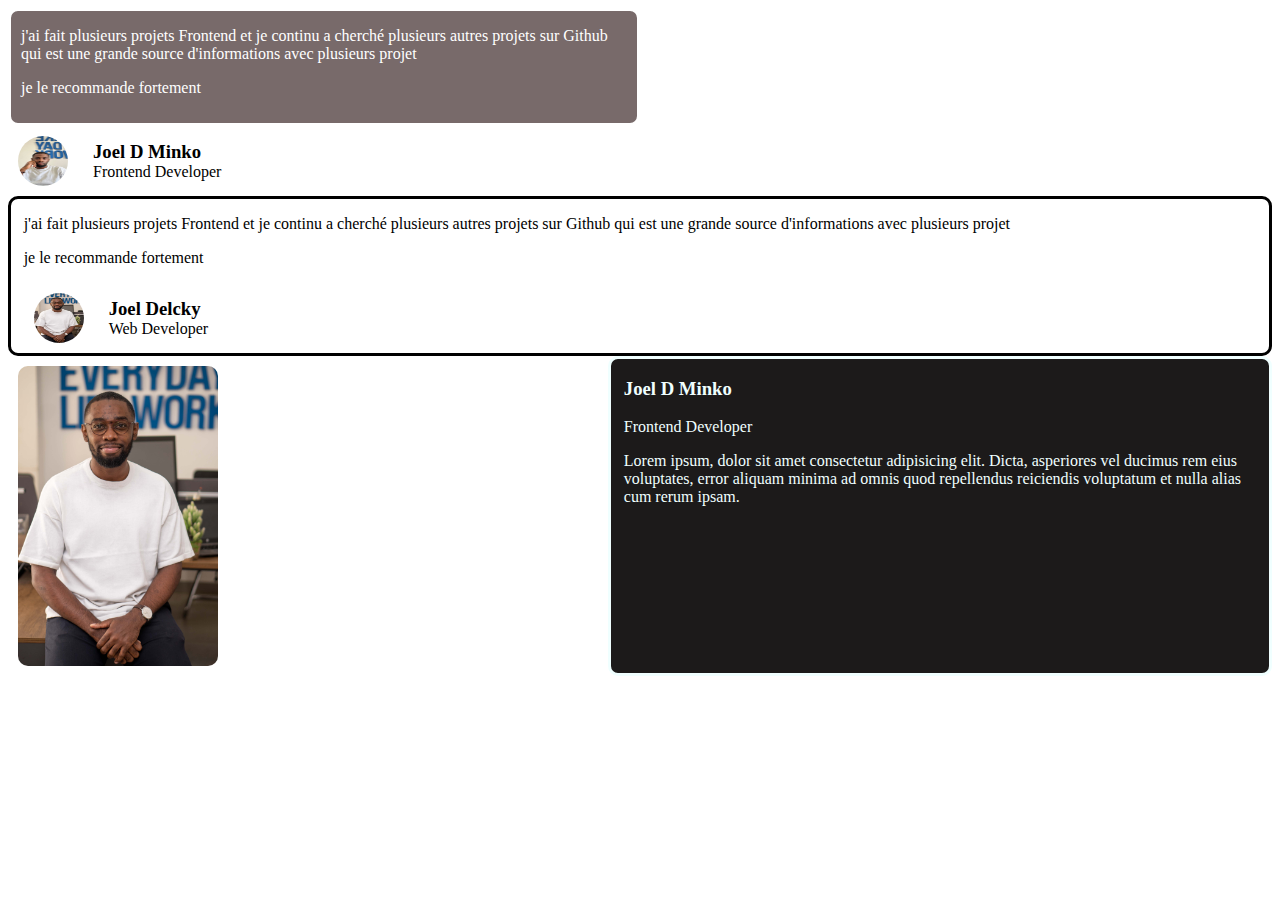
<file: projet 1/index.html>
<!DOCTYPE html>
<html lang="en">
<head>
    <meta charset="UTF-8">
    <meta name="viewport" content="width=device-width, initial-scale=1.0">
    <link rel="stylesheet" href="css/style.css">
    <title>Document</title>
</head>
<body>
    <div class="flex-container">
        <div class="bulle1">
            <p>j'ai fait plusieurs projets Frontend et je continu a cherché plusieurs autres projets sur Github qui est une grande source d'informations avec plusieurs projet</p>
            <p> je le recommande fortement </p>
        </div>
        <div class="profil_card">
            <img src="images/img-profil.JPG" alt="Profile picture">
            <div class="detail-profil">
                <h3>Joel D Minko</h3>
                <p>Frontend Developer</p>
            </div>

        </div>
        <div class="bulle2">
            <p>j'ai fait plusieurs projets Frontend et je continu a cherché plusieurs autres projets sur Github qui est une grande source d'informations avec plusieurs projet</p>
            <p> je le recommande fortement </p>
            <div class="prfil_card2">
                <img src="images/IMG_1782.JPG" alt="">
                <div class="detail-profil2">
                    <h3>Joel Delcky</h3>
                    <p>Web Developer</p>
                   
            </div>
            

    </div>
    </div>
    <div class="section2">
            <img class="img_profil1"  src="images/IMG_1782.JPG" alt="">
        
        <div class="detail-profil3">
            
            <h3>Joel D Minko</h3>
            <p>Frontend Developer</p>
            <p>Lorem ipsum, dolor sit amet consectetur adipisicing elit. Dicta, asperiores vel ducimus rem eius voluptates, error aliquam minima ad omnis quod repellendus reiciendis voluptatum et nulla alias cum rerum ipsam.</p>

           
    </div>

    <div class="section3">

        <p></p>



    </div>
       
            


      

 
</body>
</html>
</file>
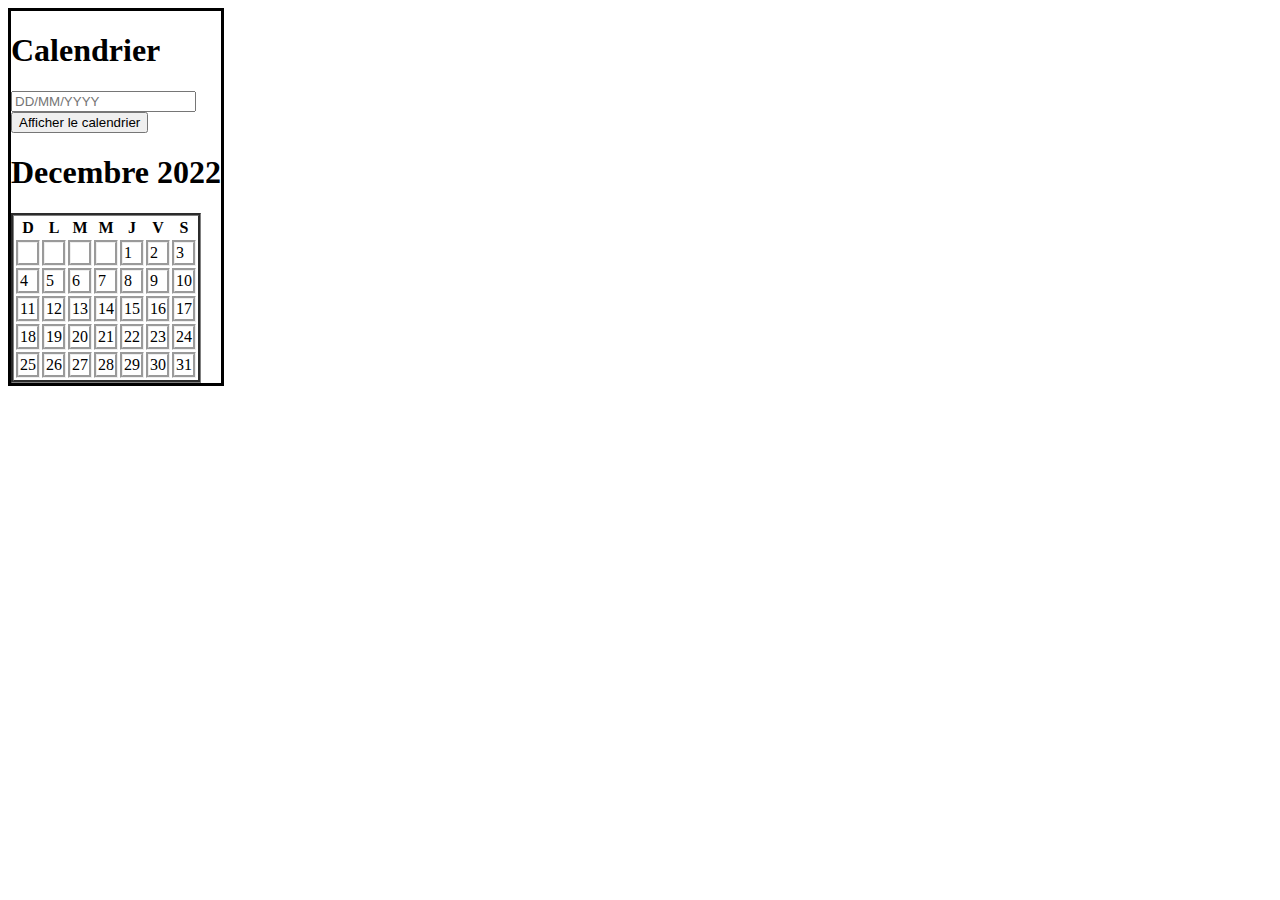
<file: projet 2/index.html>
<!DOCTYPE html>
<html lang="en">
<head>
    <meta charset="UTF-8">
    <meta name="viewport" content="width=device-width, initial-scale=1.0">
    <link rel="stylesheet" href="css/style.css">
    <title>Calendrier</title>
</head>
<body>
    <div class="section1">
        <h1>Calendrier</h1>
        <input type="text" id="dateInput" placeholder="DD/MM/YYYY">
        <button onclick="displayCalendar()">Afficher le calendrier</button>
        <div id="calendar">
            <!-- Calendar will be dynamically generated here -->

        </div>
    <div class="section2">
     <h1>Decembre 2022</h1>  
     <table>
            <tr>
                <th>D</th>
                <th>L</th>
                <th>M</th>
                <th>M</th>
                <th>J</th>
                <th>V</th>
                <th>S</th>
            </tr>
            <tr>
                <td></td>
                <td></td>
                <td></td>
                <td></td>
                <td>1</td>
                <td>2</td>
                <td>3</td>
              
            </tr>
            <tr>
                <td>4</td>
                <td>5</td>
                <td>6</td>
                <td>7</td>
                <td>8</td>
                <td>9</td>
                <td>10</td>
            </tr>
            <tr>
                <td>11</td>
                <td>12</td>
                <td>13</td>
                <td>14</td>
                <td>15</td>
                <td>16</td>
                <td>17</td>
                
            </tr>
            <tr>
                <td>18</td>
                <td>19</td>
                <td>20</td>
                <td>21</td>
                <td>22</td>
                <td>23</td>
                <td>24</td>
            </tr>
            <tr>
                <td>25</td>
                <td>26</td>
                <td>27</td>
                <td>28</td>
                <td>29</td>
                <td>30</td>
                <td>31</td>
            </tr>




     </table>

    </div>
</body>
</html>
</file>
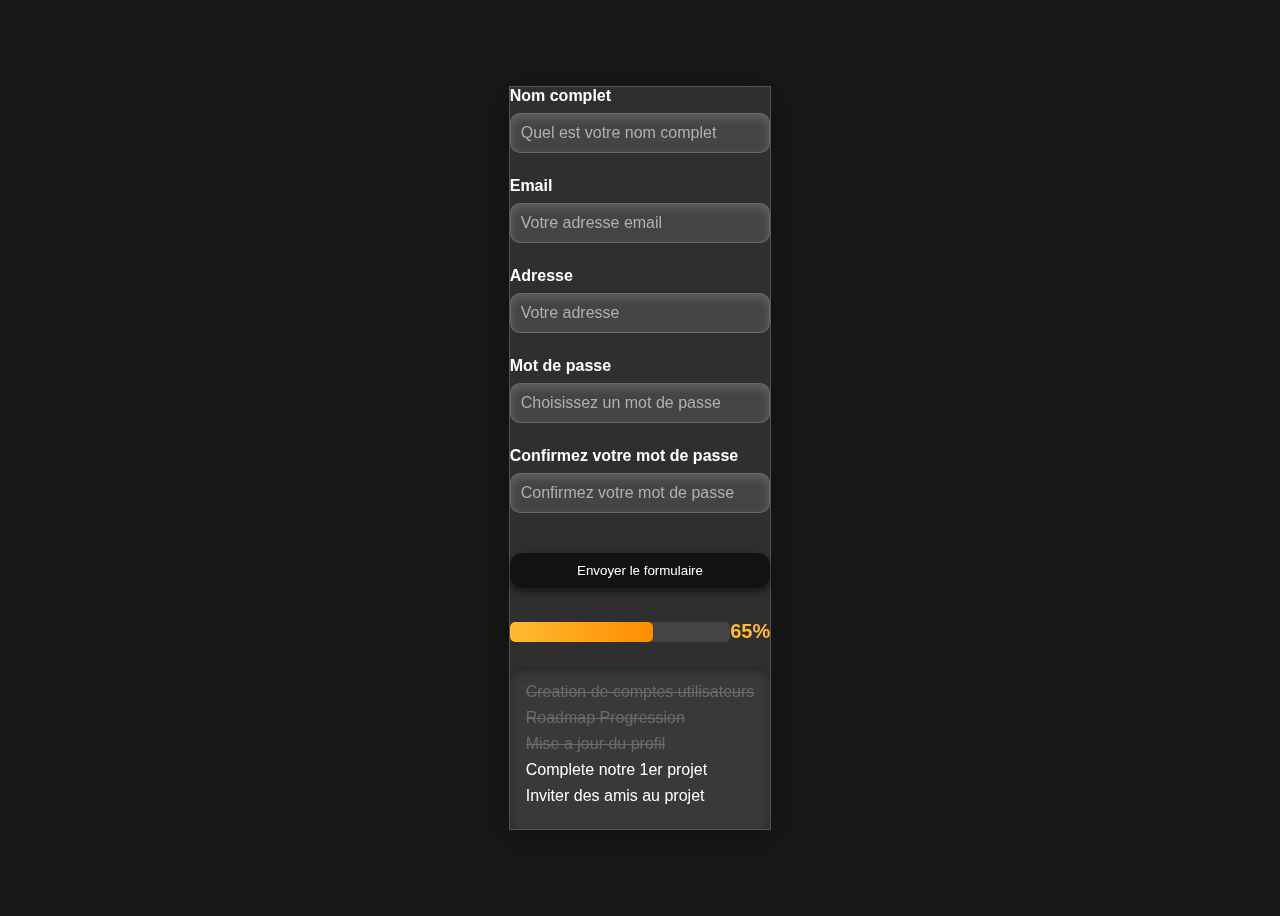
<file: projet 3/index.html>
<!DOCTYPE html>
<html lang="en">
<head>
    <meta charset="UTF-8">
    <meta name="viewport" content="width=device-width, initial-scale=1.0">
    <link rel="stylesheet" href="css/style.css">
    <title>Formualaire de controle</title>
</head>
<body>
    <div class="form-container">
        <form action="" method="post">
            <div class="form-group">
                <label for="name">Nom complet</label>
                <input type="text" id="Nom-complet" name="Nom-complet" placeholder="Quel est votre nom complet" required>


            </div>
            <div class="form-group">
                <label for="email">Email</label>
                <input type="email" id="email" name="email" placeholder="Votre adresse email" required>
                
            </div>
            <div class="form-group">
                <label for="adresse">Adresse</label>
                <input type="text" id="adresse" name="adresse" placeholder="Votre adresse" required>
                
            </div>
            <div class="form-group">
                <label for="password">Mot de passe</label>
                <input type="password" id="password" name="password" placeholder="Choisissez un mot de passe" required>
                
            </div>
            <div class="form-group">
                <label for="confirm-password">Confirmez votre mot de passe</label>
                <input type="password" id="confirm-password" name="confirm-password" placeholder="Confirmez votre mot de passe" required>
            </div>
            <button type="submit">
                Envoyer le formulaire 
                    <span class="spinner"></span>
    
            </button>
            <div class="progress-container">
                <div class="progress-bar">
                  <div class="progress"></div>
                </div>
                <span class="progress-percentage">65%</span>
              </div>
      
              <div class="form-footer">
                <ul class="checklist">
                  <li>Creation de comptes utilisateurs</li>
                  <li>Roadmap Progression</li>
                  <li>Mise a jour du profil</li>
                  <li class="incomplete">Complete notre 1er projet</li>
                  <li class="incomplete">Inviter des amis au projet</li>
                </ul>
              </div>


        </form>

    </div>
    
</body>
</html>
</file>
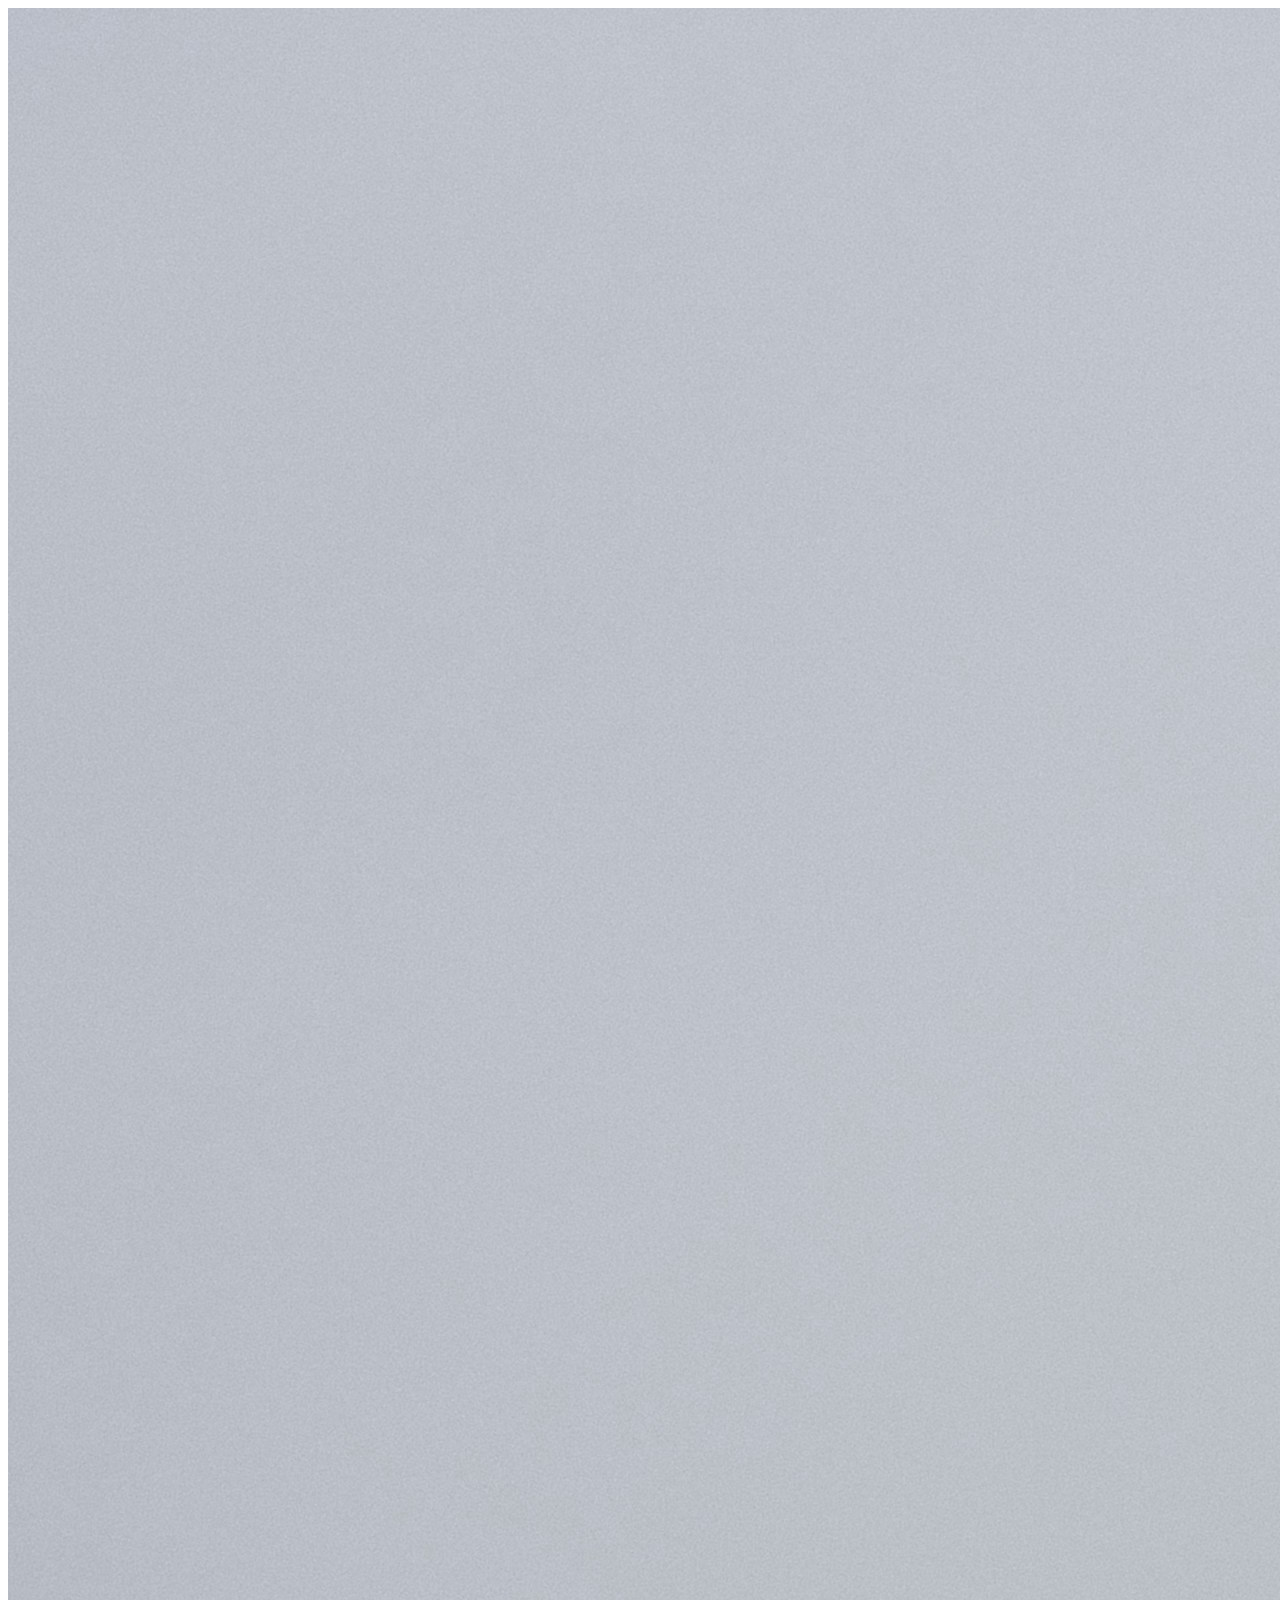
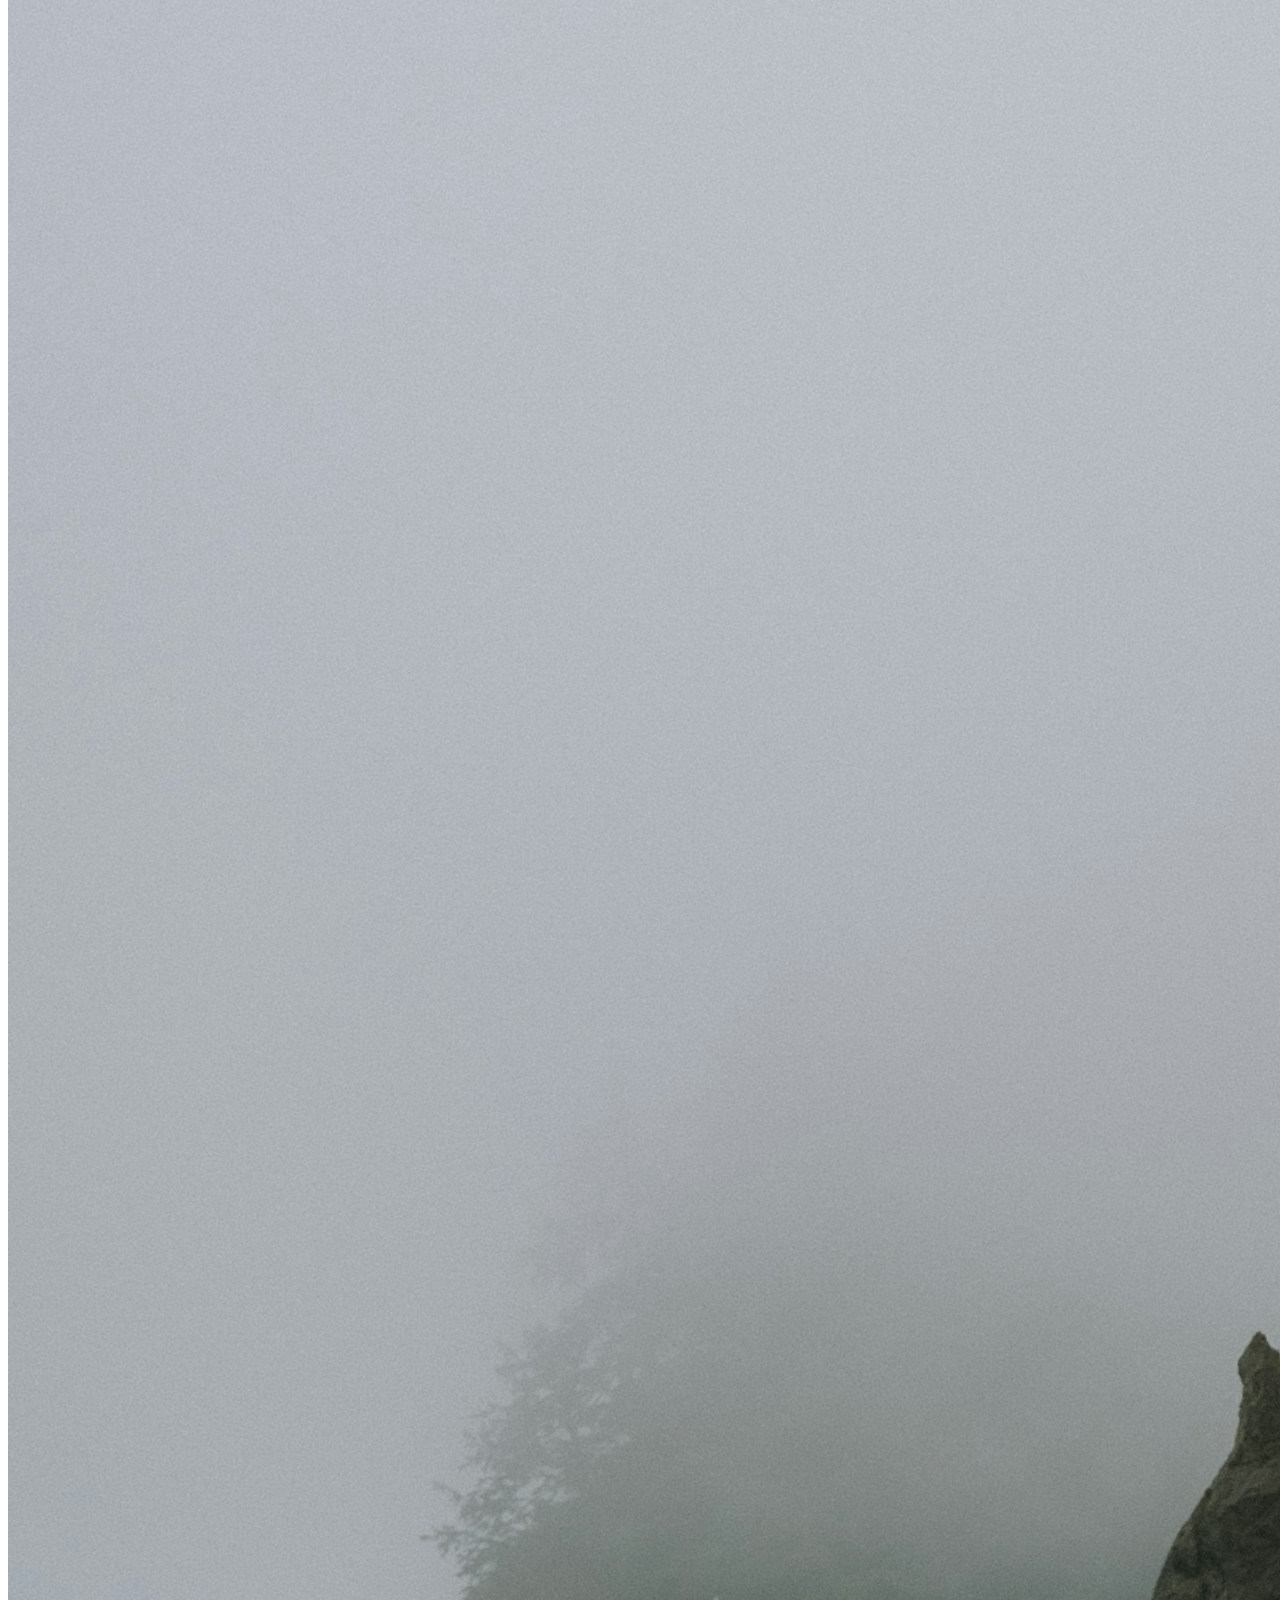
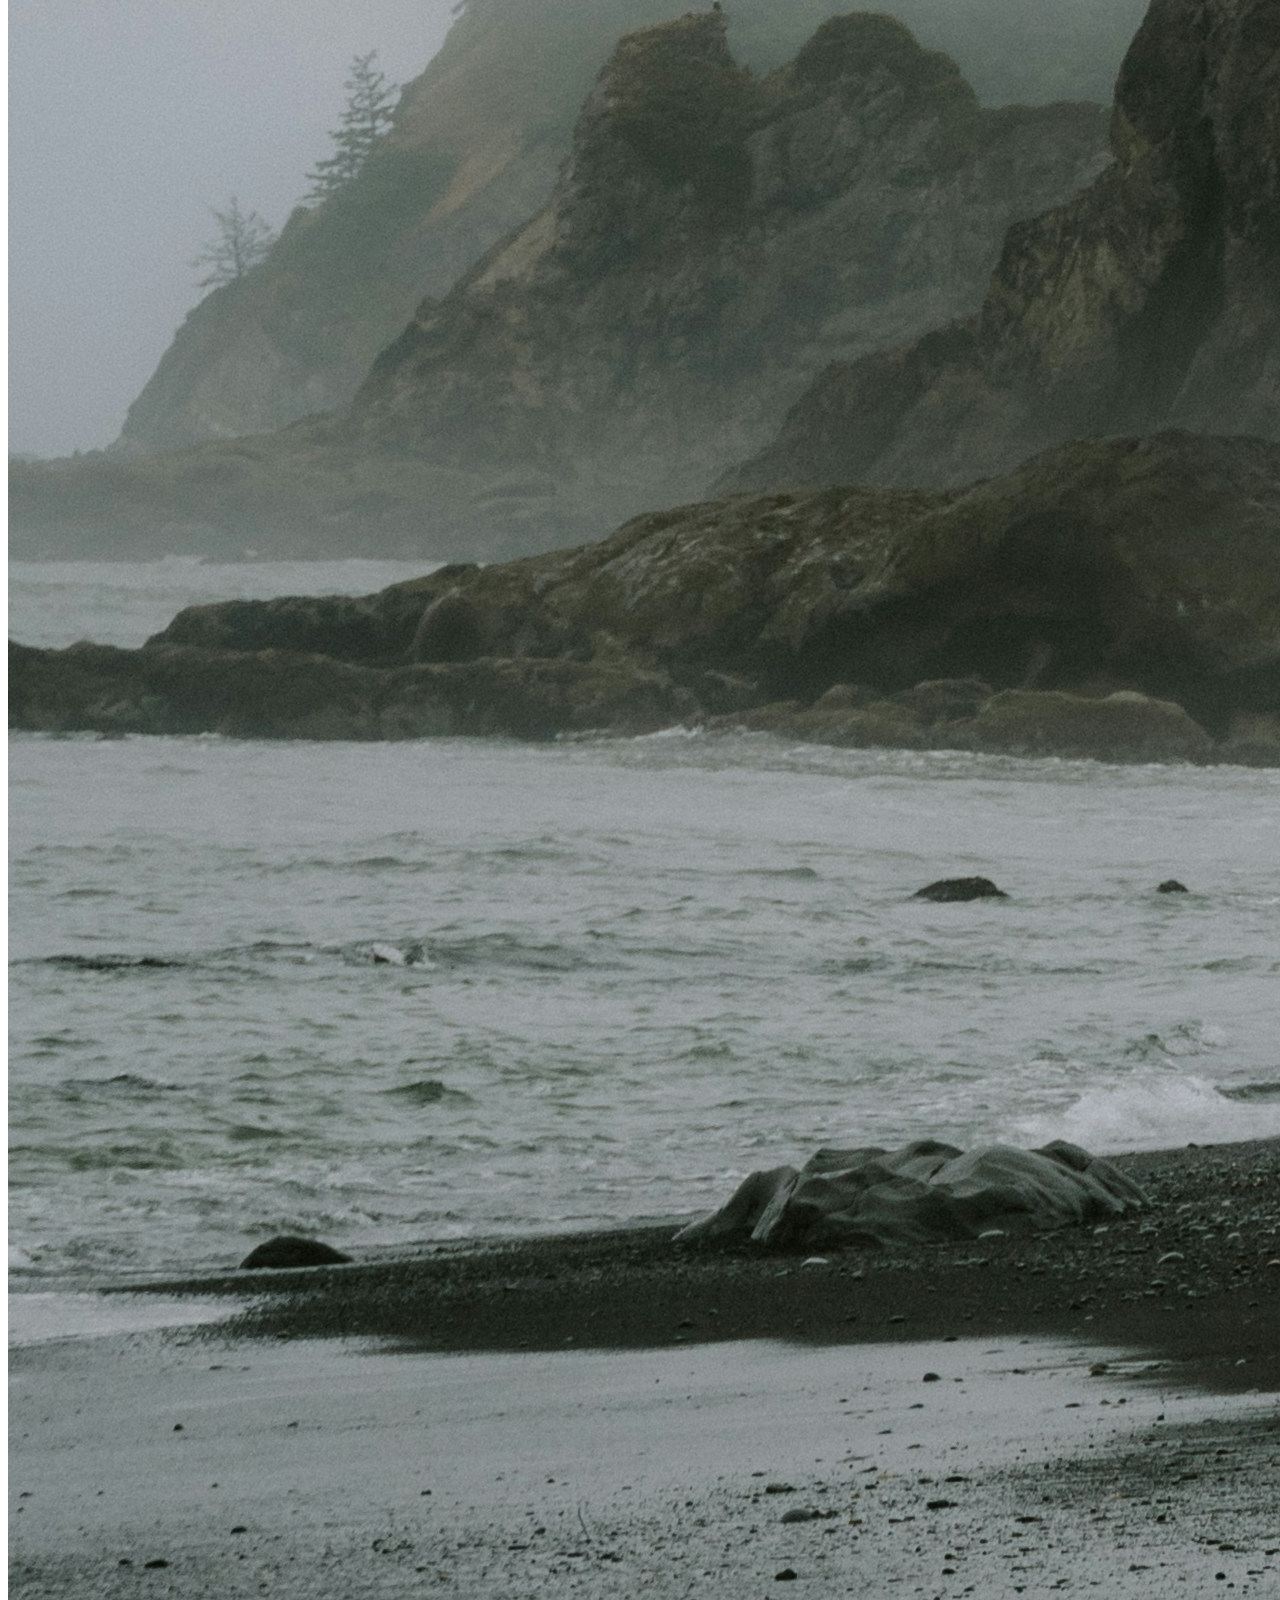
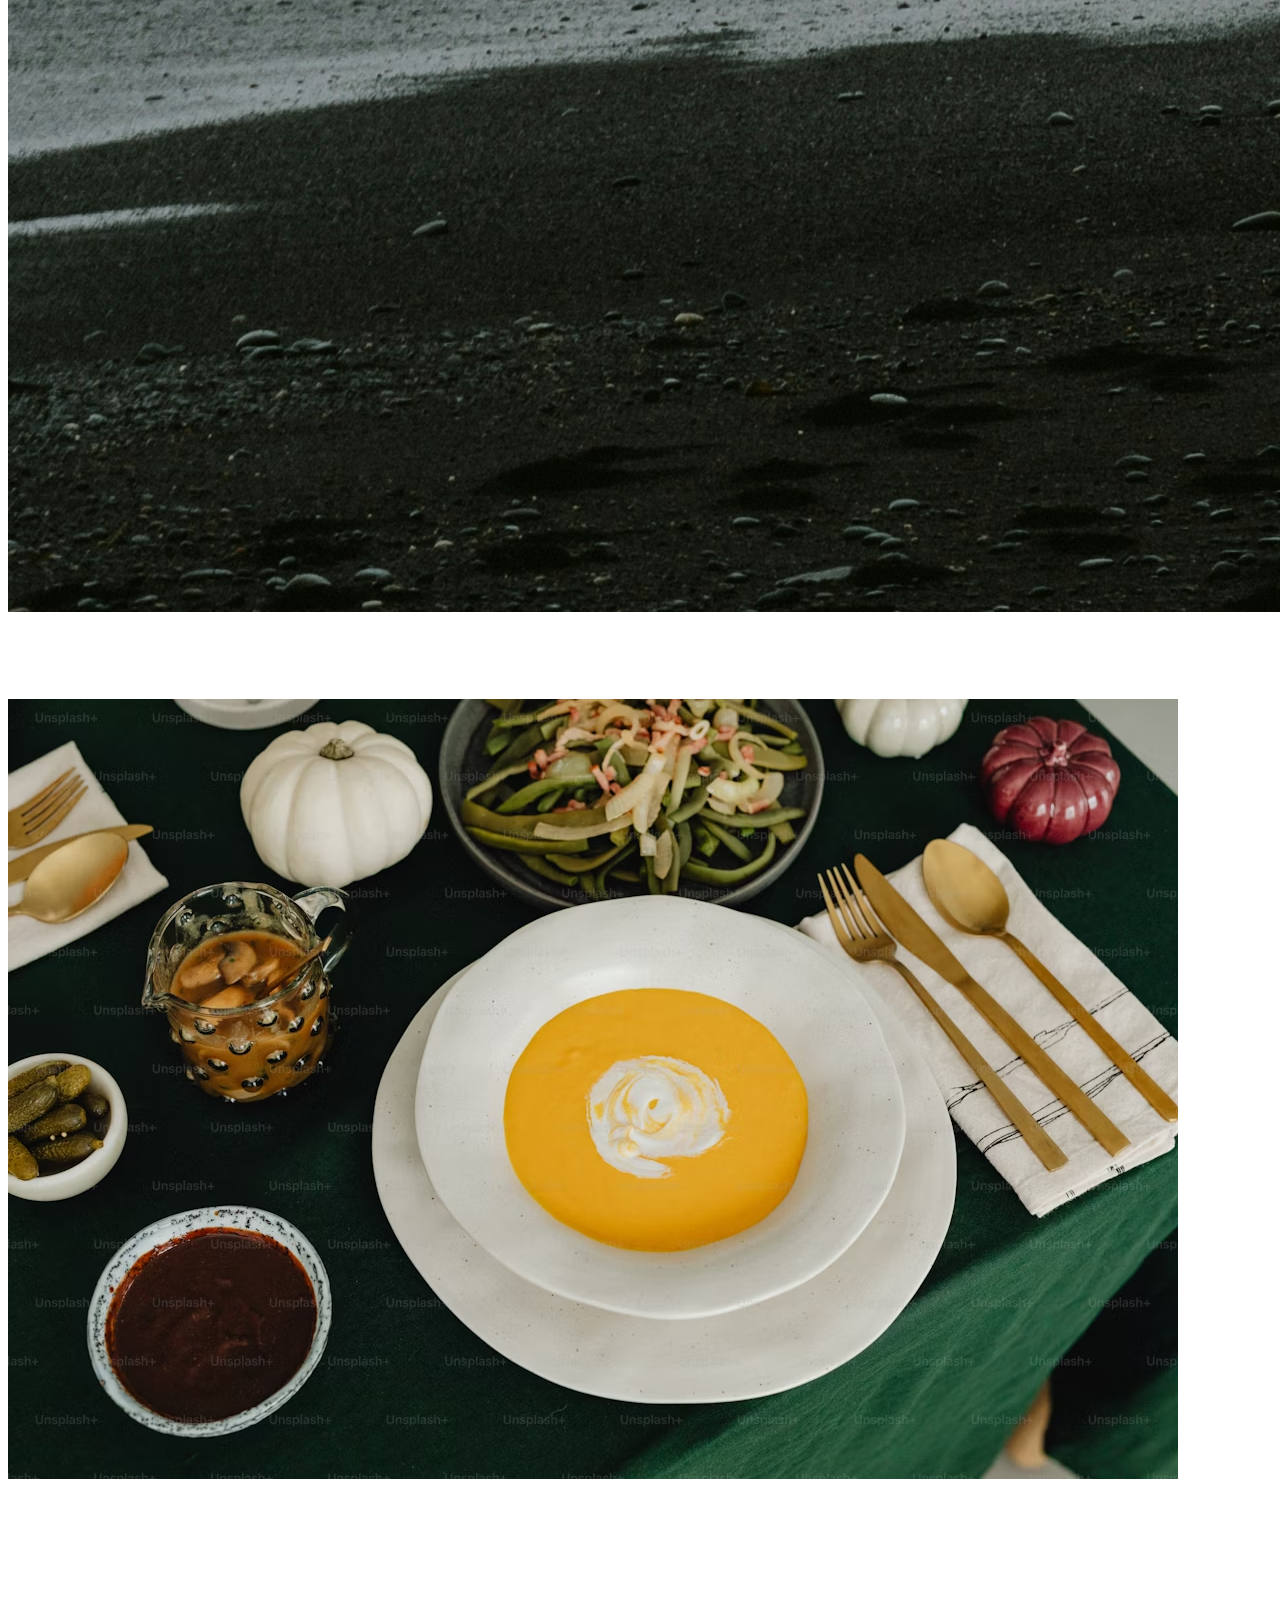
<file: projet 4/index.html>
<!DOCTYPE html>
<html lang="en">
<head>
    <meta charset="UTF-8">
    <meta name="viewport" content="width=device-width, initial-scale=1.0">
    <link rel="stylesheet" href="css/index.css">
    <title>Grille d'images</title>
</head>
<body>

    <div class="container">
        <div class="div1"><img src="images/jasper-gribble-TTExgxV06KA-unsplash.jpg" alt=""></div>
        <div class="div2"><img src="images/bernhard-uTd-kylh7bE-unsplash.jpg" alt=""></div>
        <div class="div3"><img src="images/florian-schmid-f1PzRPbqt0M-unsplash.jpg" alt=""></div>
        <div class="div4"><img src="images/premium_photo-1695582868702-5b0f91584d00.avif" alt=""></div>
        <div class="div5"><img src="images/premium_photo-1695582868702-5b0f91584d00.avif" alt=""></div>
        <div class="div6"><img src="images/premium_photo-1724863374168-cc3334387b81.avif" alt=""></div>
      </div>
    
</body>
</html>
</file>
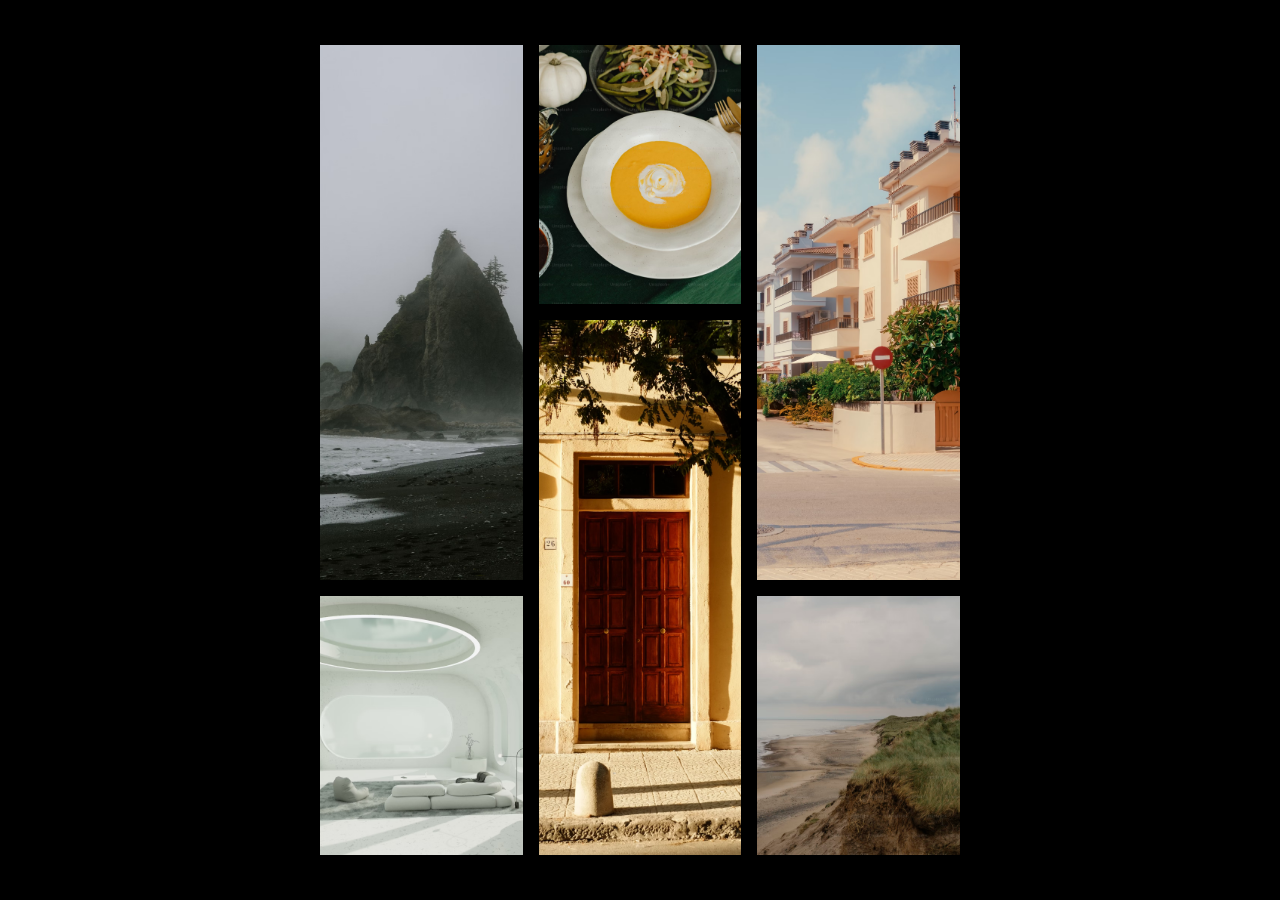
<file: projet 5/index.html>
<!DOCTYPE html>
<html lang="en">
<head>
    <meta charset="UTF-8">
    <meta name="viewport" content="width=device-width, initial-scale=1.0">
    <meta http-equiv="X-UA-Compatible" content="ie=edge">
    <!-- Meta targs SEO -->
    <meta name="keywords" content="Roadmap, Joel D Minko, Frontend, developer"/>
    <meta name="author" content="Joel D MINKO"/>
    <meta name="description" content="Image Grid layout - Roadmap Projets">
    <!-- CSS Styles -->
    <link rel="stylesheet" href="css/style.css">
    <title>Gallerie d'image</title>
</head>
<body>
    <div class="container__grid_items">
        <div class="grid_item falaise">
            <img src="images/falaise.avif"
            alt="falaise">
        </div>
        <div class="grid_item repas">
            <img src="images/repas.avif"
            alt="repas">
        </div>
        <div class="grid_item villa">
            <img src="images/villa.avif"
            alt="villa">
        </div>
        <div class="grid_item salon">
            <img src="images/salon.avif"
            alt="salon">

        </div>
        <div class="grid_item porte">
            <img src="images/porte-rouge.avif"
            alt="porte">

        </div>
        <div class="grid_item plage">
            <img src="images/plage.avif"
            alt="plage">

        </div>
    </div>

</body>
</html>
</file>
<file: projet 1/css/style.css>
.bulle1 {
    border-style: solid;
    border-width:none;
    color: rgb(255, 255, 255);
    border-radius: 10px;
    background-color: rgb(120, 106, 106);
    margin-left: auto;
    margin-right:50%;
    padding-left: 10px;
    padding-right: 10px;
    padding-bottom: 10px;

    
    
}
img{
    
    width: 50px ;
    height: 50px ;
    display: block;
    margin-right: auto;
    padding: 10px;
    border-radius: 50%;
}
.profil_card {  
    display: flex;               /* Utilise flexbox pour le conteneur */  
    align-items: center;        /* Aligne les éléments verticalement au centre */  
}  

.profil_card img {  
    margin-right: 15px;        /* Espace entre l'image et les autres éléments */  
    border-radius: 50%;        /* Rend l'image ronde, si souhaité */  
    width: 50px;               /* Largeur de l'image */  
    height: 50px;              /* Hauteur de l'image */  
}  

.profil_card h3, .profil_card p {  
    margin: 0;                 /* Enlève les marges par défaut */  
} 
.bulle2{
    display: block;
    border-style: solid;
    border-radius: 10px; 
    background-color: rgb(255, 255, 255);
    width: auto;
    height: auto;
    padding-left: 1%;
    padding-right:1%
    


}
.prfil_card2 {  
    display: flex;            /* Utiliser Flexbox */  
    align-items: center;     /* Aligner les éléments verticalement au centre */  
  
}  

.prfil_card2 img {  
    margin-right: 15px;        /* Espace entre l'image et les autres éléments */  
    border-radius: 50%;        /* Rend l'image ronde, si souhaité */  
    width: 50px;               /* Largeur de l'image */  
    height: 50px;     
}
.prfil_card2 h3, .prfil_card2 p {  
    margin: 0;                 /* Enlève les marges par défaut */  
} 
.flex-container .bulle1, .flex-container .bulle2, .flex-container .{
display: flex;
flex-wrap: nowrap;
flex-direction: column;
}
.section2{
    display: flex;
}

.detail-profil3{
    display: block;
    border-style: solid;
    border-radius: 10px; 
    background-color: rgb(28, 26, 26);
    color: azure;
    width: auto;
    height: auto;
    padding-left: 1%;
    padding-right:1%;
    margin-left: 30%;
}
.imag3{
    width: 100px;
    height: 100px;
    border-radius: 50%;
    margin-right: 10px;
    margin-bottom: 10px;
}
.section2 img{
    width: 300px;
    height: 300px;
    border-radius:20px;
    
    margin-right:1px;
    display: block;
    padding-left:auto;
    padding: right 500px;;
}
</file>
<file: projet 2/css/style.css>
table,td {
    border-style:groove;
    border-left:10px capacity solid !important;
}
.section1{
    border-color: black;
    border-style: solid;
    max-width:240px;
}
.section1 button {
    display: flex !important;
}
body{
    
    display: flex;
}
</file>
<file: projet 3/css/style.css>
:root {
    --background-color: #181818;
    --form-bg-color: rgba(255, 255, 255, 0.1);
    --input-bg-color: rgba(255, 255, 255, 0.1);
    --input-border-color: rgba(255, 255, 255, 0.2);
    --text-color: #fff;
    --placeholder-color: #b0b0b0;
    --error-color: #ff6b6b;
    --focus-border-color: #ffbb33;
    --progress-bg-color: rgba(255, 255, 255, 0.1);
    --progress-fill-color: linear-gradient(90deg, #ffbb33, #ff8c00);
    --progress-percentage-color: #ffbb33;
    --checklist-text-color: #b0b0b0;
    --checklist-incomplete-color: #fff;
    --checklist-complete-color: #6b6b6b;
    --btn-bg-color: rgba(0, 0, 0, 0.6);
    --btn-hover-bg-color: rgba(255, 136, 0, 0.7);
    --password-btn-color: #ffbb33;
    --form-footer-bg: rgba(255, 255, 255, 0.05);
    --form-footer-shadow: inset 0 4px 10px rgba(0, 0, 0, 0.3);
    --input-focus-shadow: rgba(255, 187, 51, 0.6);
    --box-shadow: 0 8px 32px rgba(0, 0, 0, 0.37);
    --form-border-color: rgba(255, 255, 255, 0.18);
  }
  
  /* To use light theme: <body class="light-theme">  */
  .light-theme {
    --background-color: #f0f0f0;
    --form-bg-color: rgba(0, 0, 0, 0.05);
    --input-bg-color: rgba(0, 0, 0, 0.05);
    --input-border-color: rgba(0, 0, 0, 0.2);
    --text-color: #000;
    --placeholder-color: #666;
    --error-color: #d9534f;
    --focus-border-color: #0275d8;
    --progress-bg-color: rgba(0, 0, 0, 0.1);
    --progress-fill-color: linear-gradient(90deg, #0275d8, #5bc0de);
    --progress-percentage-color: #0275d8;
    --checklist-text-color: #666;
    --checklist-incomplete-color: #000;
    --checklist-complete-color: #999;
    --btn-bg-color: rgba(160, 160, 160, 0.7);
    --btn-hover-bg-color: rgba(2, 117, 216, 0.7);
    --password-btn-color: #0275d8;
    --form-footer-bg: rgba(0, 0, 0, 0.05);
    --form-footer-shadow: inset 0 4px 10px rgba(0, 0, 0, 0.15);
    --input-focus-shadow: rgba(2, 117, 216, 0.6);
    --box-shadow: 0 4px 16px rgba(0, 0, 0, 0.15);
    --form-border-color: rgba(0, 0, 0, 0.15);
  }
  
  body {
    font-family: 'Segoe UI', Tahoma, Geneva, Verdana, sans-serif;
    display: flex;
    justify-content: center;
    align-items: center;
    height: 100vh;
  
    background: var(--background-color);
    color: var(--text-color);
  }
  
  .form-container {
    background: var(--form-bg-color);
    
    box-shadow: var(--box-shadow);
    backdrop-filter: blur(15px);
    border: 1px solid var(--form-border-color);
  }
  
  .form-group {
    margin-bottom: 1.5rem;
  }
  
  label {
    display: block;
    font-weight: bold;
    margin-bottom: 0.5rem;
    color: var(--text-color);
  }
  
  input[type='text'],
  input[type='email'],
  input[type='password'] {
    width: 100%;
    padding: 10px;
    border-radius: 10px;
    border: 1px solid var(--input-border-color);
    background: var(--input-bg-color);
    color: var(--text-color);
    font-size: 1rem;
    outline: none;
    box-shadow: inset 0 4px 10px rgba(220, 218, 218, 0.2);
    box-sizing: border-box;
  }
  
  input::placeholder {
    color: var(--placeholder-color);
  }
  
  input:focus {
    border-color: var(--focus-border-color);
    box-shadow: 0 0 10px var(--input-focus-shadow);
  }
  
  .error-message {
    color: var(--error-color);
    font-size: 0.875rem;
    margin-top: 0.25rem;
  }
  
  .progress-container {
    display: flex;
    align-items:center;
    justify-content: space-between;
    margin-bottom: 1.5rem;
  }
  
  .progress-bar {
    width: 100%;
    height: 20px;
    background-color: var(--progress-bg-color);
    border-radius: 5px;
    position: relative;
    overflow: hidden;
  }
  
  .progress {
    background: var(--progress-fill-color);
    height: 100%;
    width: 65%;
    border-radius: 5px;
  }
  
  .progress-percentage {
    font-size: 1.25rem;
    font-weight: bold;
    color: var(--progress-percentage-color);
  }
  
  .form-footer {
    background-color: var(--form-footer-bg);
    padding: 1rem;
    border-radius: 12px;
    box-shadow: var(--form-footer-shadow);
  }
  
  .checklist {
    list-style: none;
    padding: 0;
    margin: 0;
    color: var(--checklist-text-color);
  }
  
  .checklist li {
    text-decoration: line-through;
    margin-bottom: 0.5rem;
    color: var(--checklist-complete-color);
  }
  
  .checklist li.incomplete {
    text-decoration: none;
    color: var(--checklist-incomplete-color);
  }
  
  .show-password-btn {
    position: absolute;
    right: 10px;
    top: 48px;
    transform: translateY(-50%);
    background: none;
    border: none;
    color: var(--password-btn-color);
    cursor: pointer;
    display: flex;
    align-items: center;
  }
  
  .password-container {
    position: relative;
  }
  
  .update-profile-btn {
    background-color: var(--btn-bg-color);
    color: var(--text-color);
    padding: 10px 15px;
    border: none;
    width: 100%;
    border-radius: 12px;
    cursor: pointer;
    transition: background 0.3s ease;
    box-shadow: 0 4px 8px rgba(0, 0, 0, 0.5);
  }
  
  .update-profile-btn:hover {
    background-color: var(--btn-hover-bg-color);
  }
  button{
    margin-top: 1rem;
    margin-bottom: 2rem;
    width: 100%;
    background-color: var(--btn-bg-color);
    color: var(--text-color);
    border: none;
    border-radius: 12px;
    padding: 10px 23px;
    cursor: pointer;
    transition: background 0.3s ease;
    box-shadow: 0 4px 8px rgba(0, 0, 0, 0.5);
  }
</file>
<file: projet 4/css/index.css>
.container {  display: grid;
    grid-template-columns: 1fr 1fr 1fr;
    grid-template-rows: 1fr 1fr 1fr;
    gap: 15px 15px;
    grid-auto-flow: row;
    grid-template-areas:
      "div1 div5 div3"
      "div1 div2 div3"
      "div4 div2 div6";
  }
  
  .div1 { grid-area: div1; }
  
  .div2 { grid-area: div2; }
  
  .div3 { grid-area: div3; }
  
  .div4 { grid-area: div4; }
  
  .div5 { grid-area: div5; }
  
  .div6 { grid-area: div6; }
</file>
<file: projet 5/css/style.css>
*,
*::before,
*::after {
  margin: 0;
  padding: 0;
}

body{
    display: flex;
    align-items: center;
    justify-content: center;
    min-height: 100dvh;
    background-color: black;
}
img{
    width: 100%;
    height: 100%;
    object-fit: cover;
}
.container__grid_items{
    display: grid;
    grid-template-columns: repeat(3,1fr);
    grid-template-rows:repeat(3, 1fr);
    gap: 1rem;
    width: 50dvw;
    height: 90vh;
    max-width: 1440px;
    grid-template-areas:
    "falaise repas villa"
    "falaise porte villa"
    "salon porte plage"

    ;

    padding: 1rem;
}
.falaise{grid-area: falaise;}
.repas{grid-area: repas;}
.villa{grid-area: villa;}
.porte{grid-area:porte;}
.salon{grid-area:salon;}
.plage{grid-area:plage}

@media screen and (width<= 890px){
    .container__grid_items{
        width: 90vw;
        height: 60vh;
    }
}
@media screen and (width<= 500px){
    .container__grid_items{
        width: 90dvw;
        height: auto;
        grid-template-columns: 1fr;
        grid-template-areas: 
        "falaise"
        "villa"
        "porte"
        "salon"
        "repas"
        "plage"
        ;
    }
}
</file>
